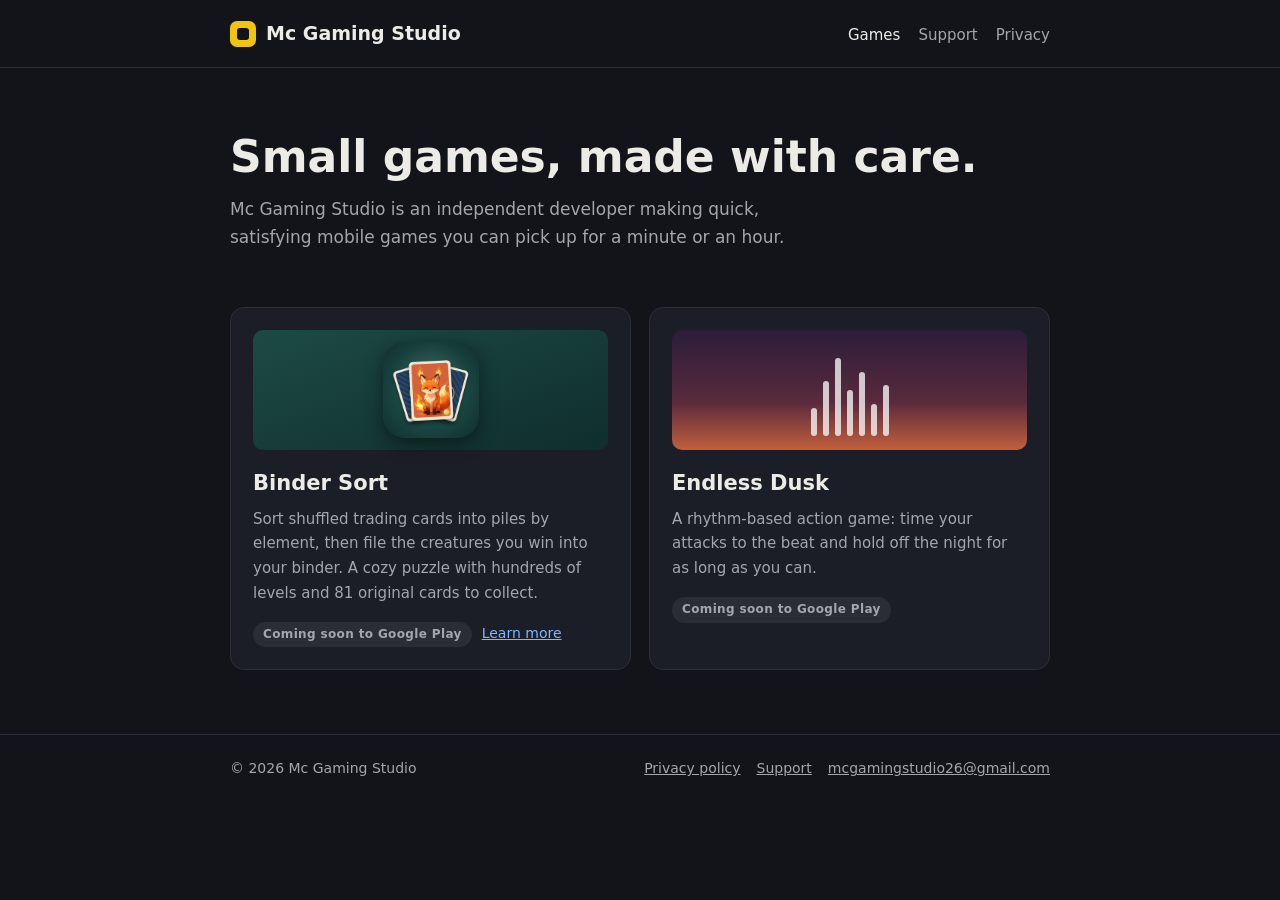
<file: index.html>
<!doctype html>
<html lang="en">
<head>
<meta charset="utf-8">
<meta name="viewport" content="width=device-width, initial-scale=1">
<title>Mc Gaming Studio — indie mobile games</title>
<meta name="description" content="Mc Gaming Studio makes small, satisfying mobile games.">
<link rel="icon" href="data:image/svg+xml,%3Csvg xmlns='http://www.w3.org/2000/svg' viewBox='0 0 16 16'%3E%3Crect width='16' height='16' rx='4' fill='%23f1c40f'/%3E%3Crect x='4' y='4' width='8' height='8' rx='2' fill='%2312141a'/%3E%3C/svg%3E">
<link rel="stylesheet" href="style.css">
</head>
<body>
<header><div class="wrap"><a class="brand" href="./"><span class="mark"></span>Mc Gaming Studio</a><nav><a href="./" aria-current="page">Games</a><a href="support.html">Support</a><a href="privacy.html">Privacy</a></nav></div></header>
<main class="wrap">
  <section class="hero">
    <h1>Small games, made with care.</h1>
    <p>Mc Gaming Studio is an independent developer making quick, satisfying mobile games you can pick up for a minute or an hour.</p>
  </section>
  <section class="games" aria-label="Games">
    <article class="game">
      <div class="art art-icon"><img src="games/binder-sort/icon-256.png" alt="Binder Sort app icon" width="96" height="96"></div>
      <h2><a href="binder-sort.html" style="color:inherit;text-decoration:none">Binder Sort</a></h2>
      <p>Sort shuffled trading cards into piles by element, then file the creatures you win into your binder. A cozy puzzle with hundreds of levels and 81 original cards to collect.</p>
      <span class="tag">Coming soon to Google Play</span><a class="more" href="binder-sort.html">Learn more</a>
    </article>
    <article class="game">
      <div class="art art-dusk" aria-hidden="true">
        <span style="height:30%"></span><span style="height:60%"></span><span style="height:85%"></span><span style="height:50%"></span><span style="height:70%"></span><span style="height:35%"></span><span style="height:55%"></span>
      </div>
      <h2>Endless Dusk</h2>
      <p>A rhythm-based action game: time your attacks to the beat and hold off the night for as long as you can.</p>
      <span class="tag">Coming soon to Google Play</span>
    </article>
  </section>
</main>
<footer><div class="wrap"><span>&copy; 2026 Mc Gaming Studio</span><span><a href="privacy.html">Privacy policy</a><a href="support.html">Support</a><a href="mailto:mcgamingstudio26@gmail.com">mcgamingstudio26@gmail.com</a></span></div></footer>
</body></html>
</file>
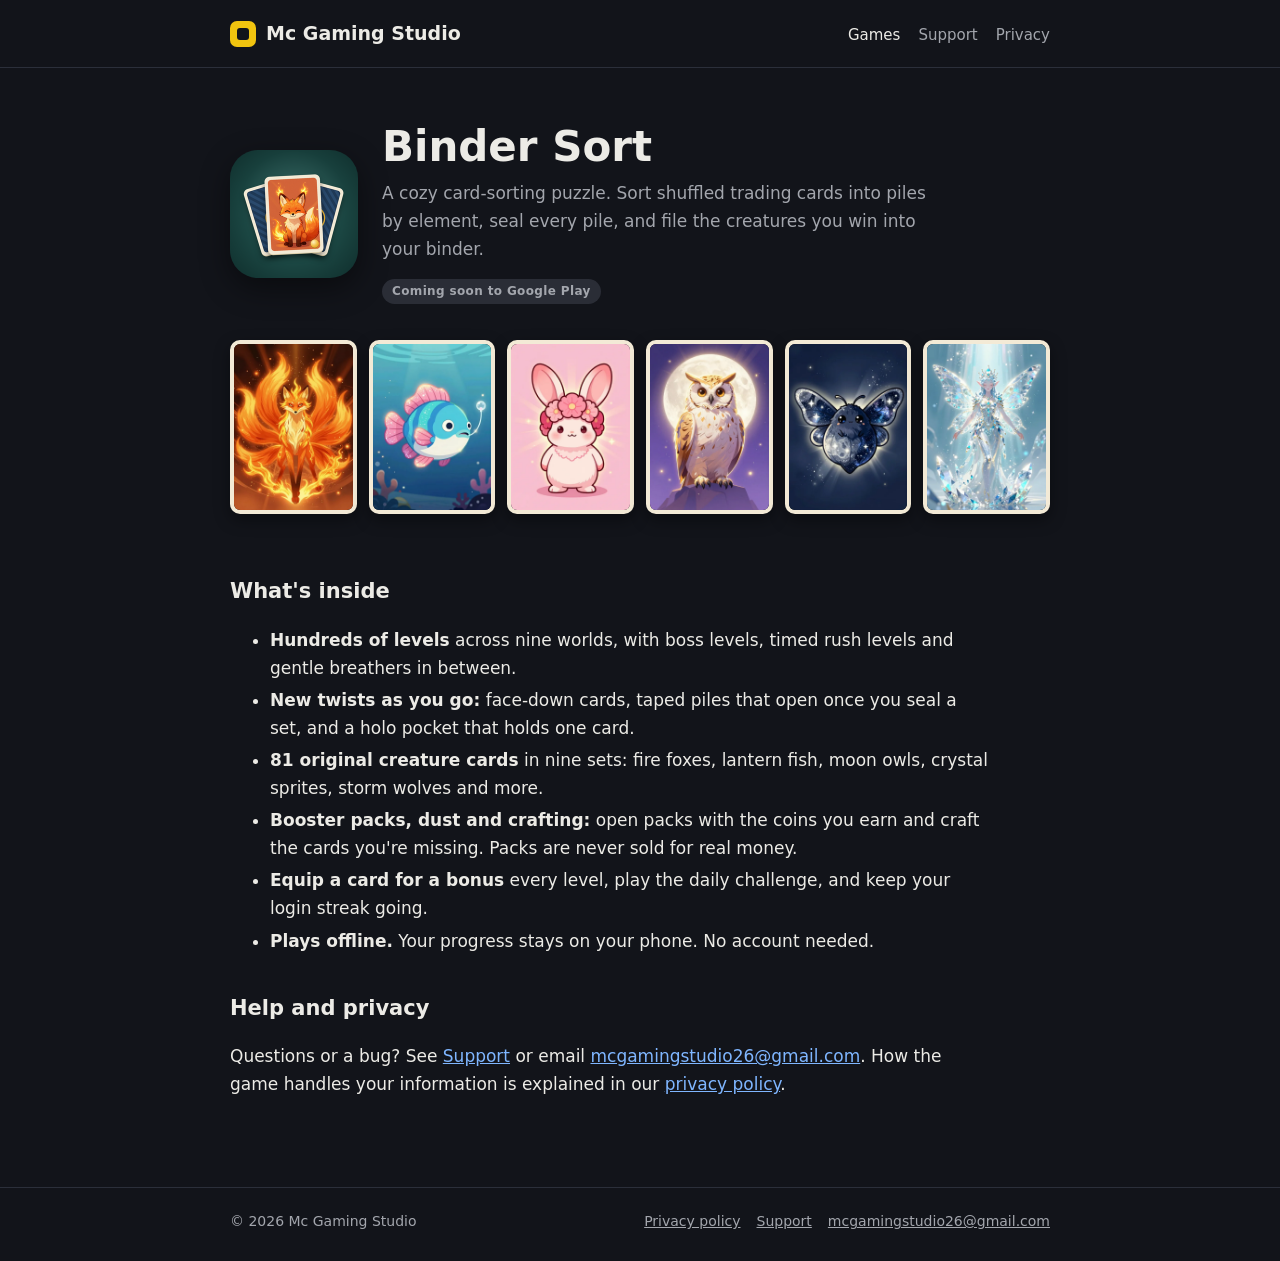
<file: binder-sort.html>
<!doctype html>
<html lang="en">
<head>
<meta charset="utf-8">
<meta name="viewport" content="width=device-width, initial-scale=1">
<title>Binder Sort — Mc Gaming Studio</title>
<meta name="description" content="Binder Sort: a cozy card-sorting puzzle. Sort shuffled trading cards by element, collect 81 original creature cards and fill your binder.">
<meta property="og:title" content="Binder Sort">
<meta property="og:description" content="A cozy card-sorting puzzle with 81 original creature cards to collect.">
<meta property="og:image" content="https://pumbata.github.io/Mc-Gaming-Studio/games/binder-sort/icon-256.png">
<link rel="icon" href="games/binder-sort/icon-256.png">
<link rel="stylesheet" href="style.css">
</head>
<body>
<header><div class="wrap"><a class="brand" href="./"><span class="mark"></span>Mc Gaming Studio</a><nav><a href="./" aria-current="page">Games</a><a href="support.html">Support</a><a href="privacy.html">Privacy</a></nav></div></header>
<main class="wrap">
  <section class="app-hero">
    <img class="app-icon" src="games/binder-sort/icon-256.png" alt="Binder Sort app icon" width="128" height="128">
    <div>
      <h1>Binder Sort</h1>
      <p>A cozy card-sorting puzzle. Sort shuffled trading cards into piles by element, seal every pile, and file the creatures you win into your binder.</p>
      <span class="tag">Coming soon to Google Play</span>
    </div>
  </section>

  <section class="card-row" aria-label="Some of the cards">
    <img src="games/binder-sort/ember-09.webp" alt="Inferno Spirit, a nine-tailed fire fox (holo card)" loading="lazy" width="512" height="716">
    <img src="games/binder-sort/tide-04.webp" alt="Coral Shine, a round lantern fish" loading="lazy" width="512" height="716">
    <img src="games/binder-sort/petal-02.webp" alt="Bloom Ear, a bunny with flower ears" loading="lazy" width="512" height="716">
    <img src="games/binder-sort/moon-09.webp" alt="Lunar Spirit, a regal moon owl (holo card)" loading="lazy" width="512" height="716">
    <img src="games/binder-sort/starm-04.webp" alt="Galaxy Shell, a chibi star moth" loading="lazy" width="512" height="716">
    <img src="games/binder-sort/crystal-09.webp" alt="Frost Queen, a crystal fairy queen (holo card)" loading="lazy" width="512" height="716">
  </section>

  <section class="doc feature-list">
    <h2>What's inside</h2>
    <ul>
      <li><strong>Hundreds of levels</strong> across nine worlds, with boss levels, timed rush levels and gentle breathers in between.</li>
      <li><strong>New twists as you go:</strong> face-down cards, taped piles that open once you seal a set, and a holo pocket that holds one card.</li>
      <li><strong>81 original creature cards</strong> in nine sets: fire foxes, lantern fish, moon owls, crystal sprites, storm wolves and more.</li>
      <li><strong>Booster packs, dust and crafting:</strong> open packs with the coins you earn and craft the cards you're missing. Packs are never sold for real money.</li>
      <li><strong>Equip a card for a bonus</strong> every level, play the daily challenge, and keep your login streak going.</li>
      <li><strong>Plays offline.</strong> Your progress stays on your phone. No account needed.</li>
    </ul>
    <h2>Help and privacy</h2>
    <p>Questions or a bug? See <a href="support.html">Support</a> or email <a href="mailto:mcgamingstudio26@gmail.com">mcgamingstudio26@gmail.com</a>. How the game handles your information is explained in our <a href="privacy.html">privacy policy</a>.</p>
  </section>
</main>
<footer><div class="wrap"><span>&copy; 2026 Mc Gaming Studio</span><span><a href="privacy.html">Privacy policy</a><a href="support.html">Support</a><a href="mailto:mcgamingstudio26@gmail.com">mcgamingstudio26@gmail.com</a></span></div></footer>
</body></html>
</file>
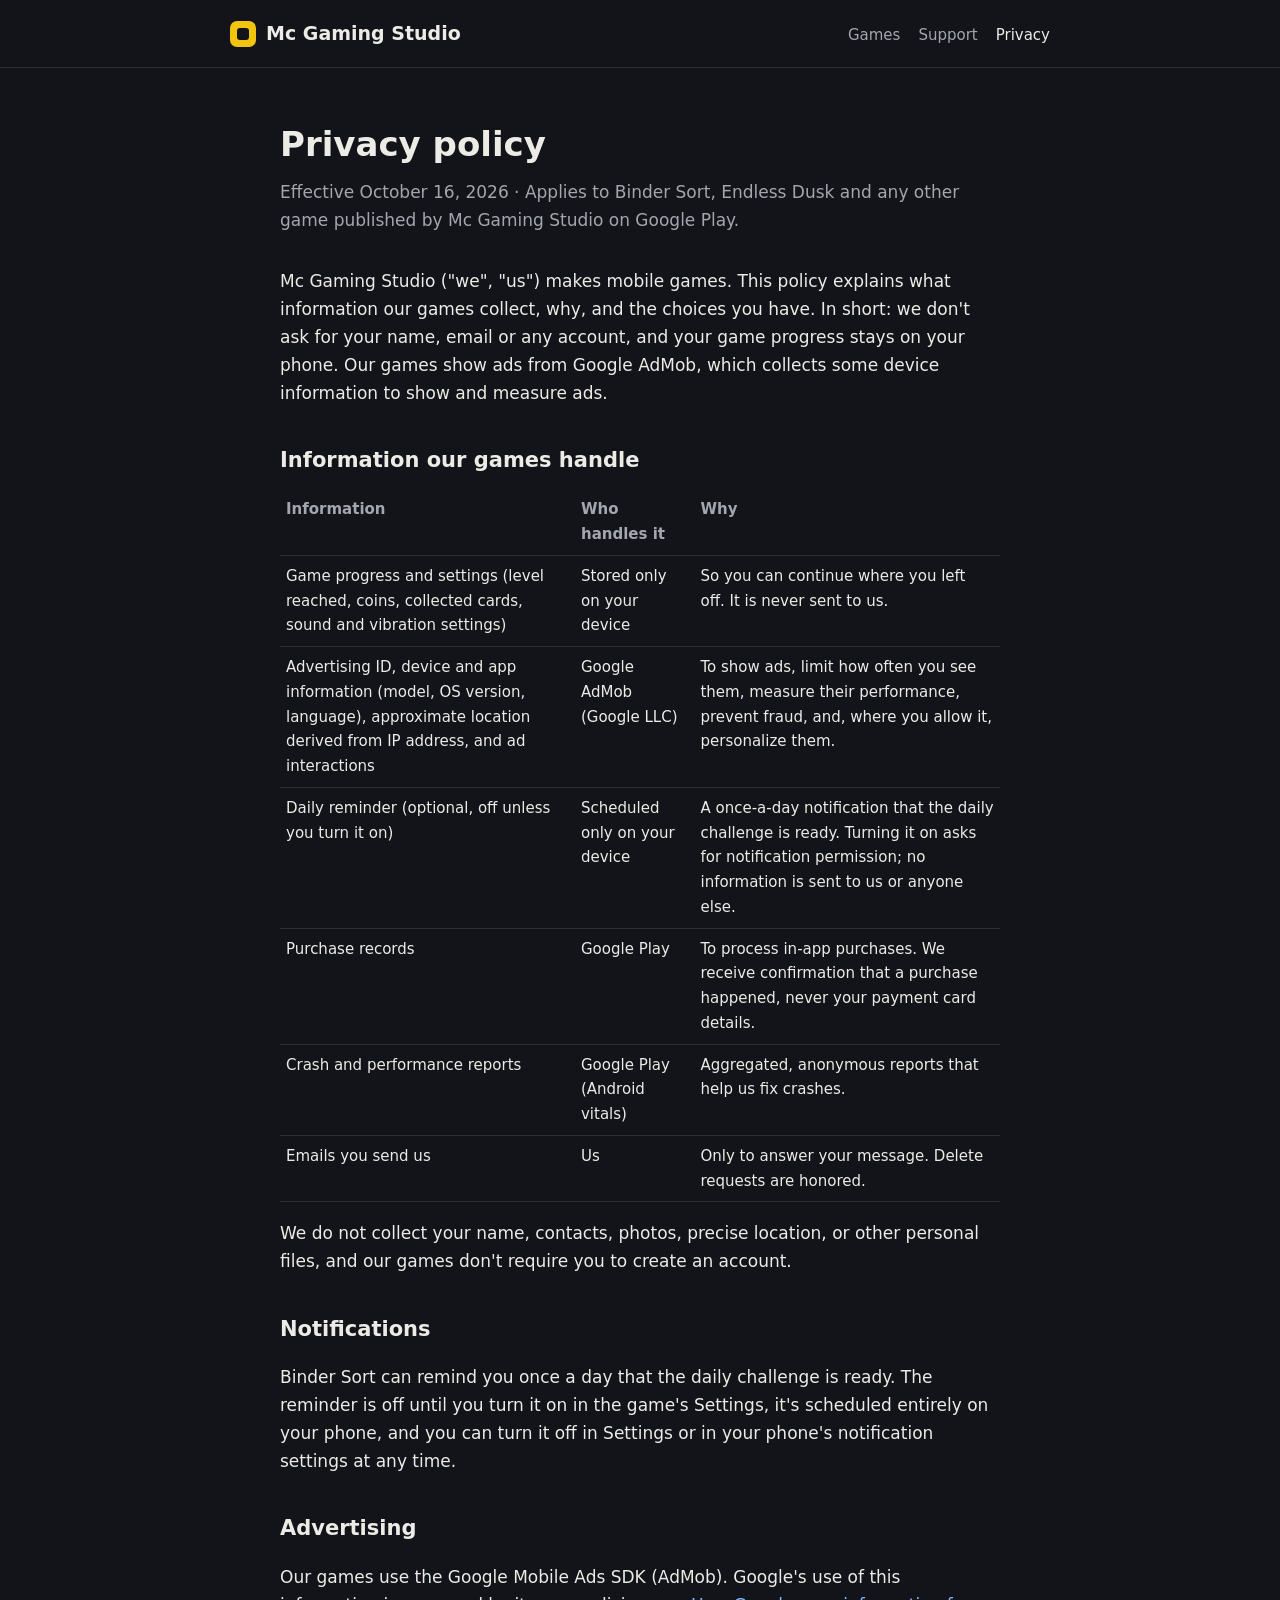
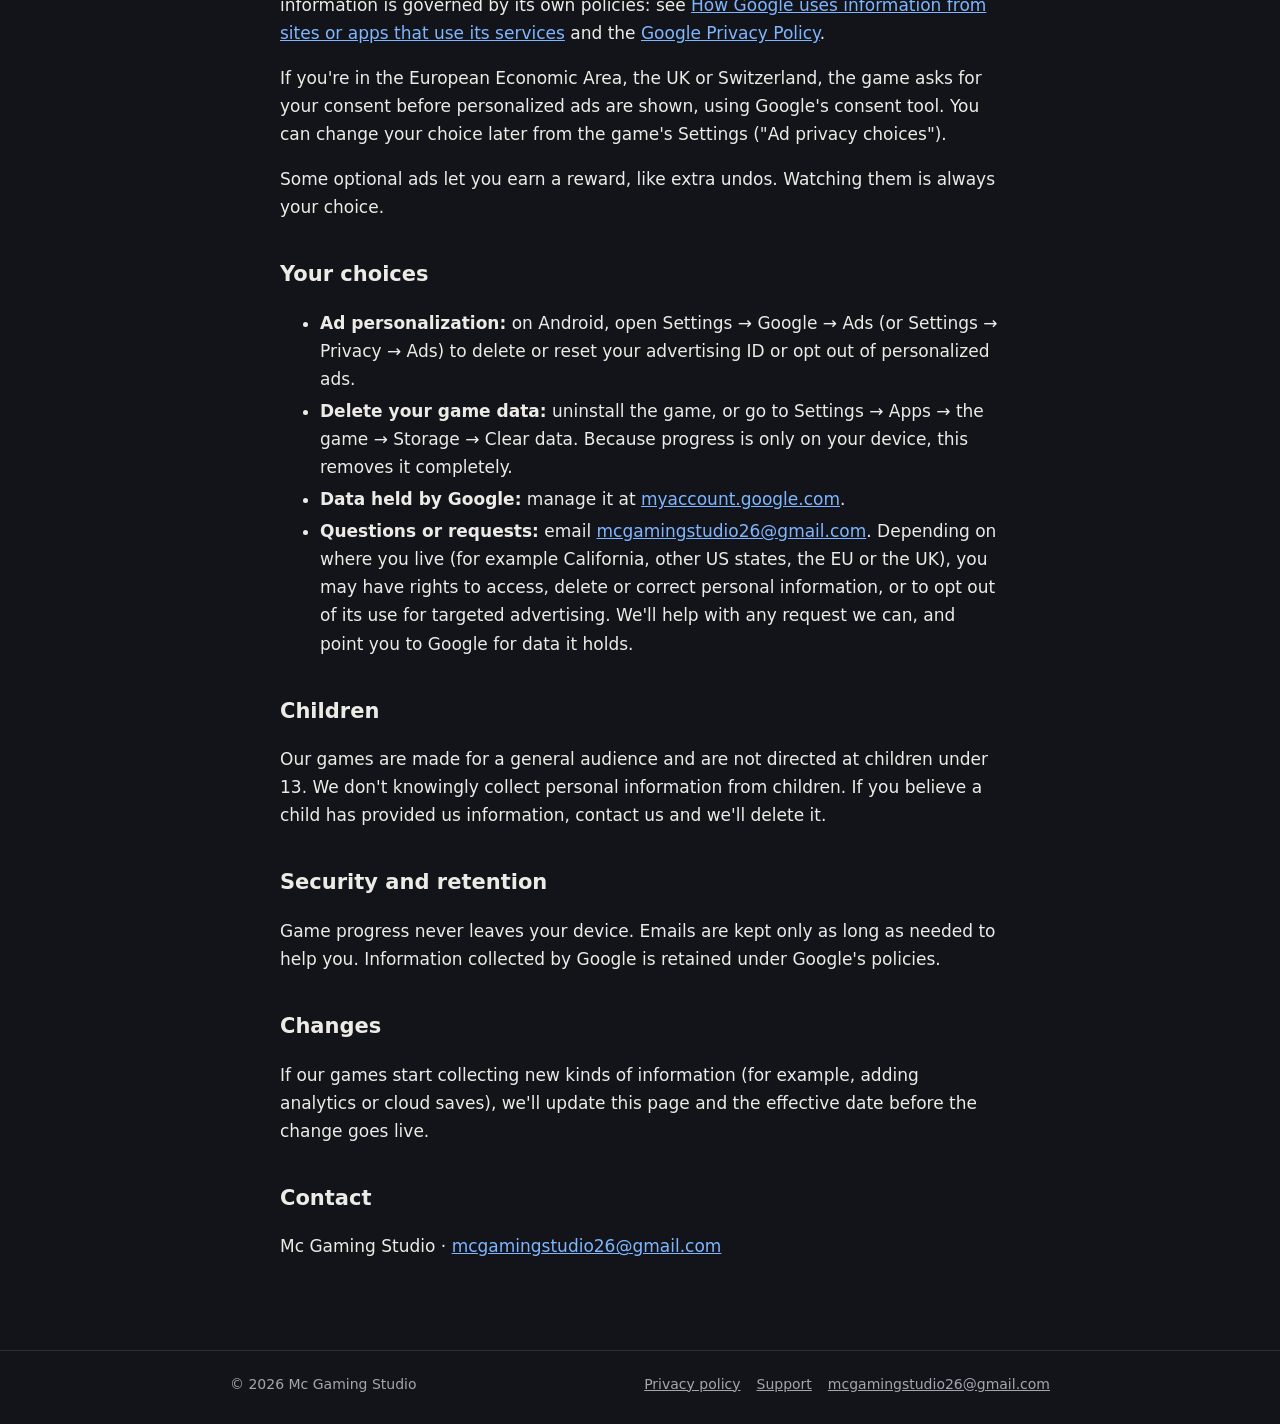
<file: privacy.html>
<!doctype html>
<html lang="en">
<head>
<meta charset="utf-8">
<meta name="viewport" content="width=device-width, initial-scale=1">
<title>Privacy policy — Mc Gaming Studio</title>
<meta name="description" content="How Mc Gaming Studio games handle your information.">
<link rel="icon" href="data:image/svg+xml,%3Csvg xmlns='http://www.w3.org/2000/svg' viewBox='0 0 16 16'%3E%3Crect width='16' height='16' rx='4' fill='%23f1c40f'/%3E%3Crect x='4' y='4' width='8' height='8' rx='2' fill='%2312141a'/%3E%3C/svg%3E">
<link rel="stylesheet" href="style.css">
</head>
<body>
<header><div class="wrap"><a class="brand" href="./"><span class="mark"></span>Mc Gaming Studio</a><nav><a href="./">Games</a><a href="support.html">Support</a><a href="privacy.html" aria-current="page">Privacy</a></nav></div></header>
<main class="wrap doc">
  <h1>Privacy policy</h1>
  <p class="meta">Effective October 16, 2026 · Applies to Binder Sort, Endless Dusk and any other game published by Mc Gaming Studio on Google Play.</p>

  <p>Mc Gaming Studio ("we", "us") makes mobile games. This policy explains what information our games collect, why, and the choices you have. In short: we don't ask for your name, email or any account, and your game progress stays on your phone. Our games show ads from Google AdMob, which collects some device information to show and measure ads.</p>

  <h2>Information our games handle</h2>
  <table>
    <thead><tr><th>Information</th><th>Who handles it</th><th>Why</th></tr></thead>
    <tbody>
      <tr><td>Game progress and settings (level reached, coins, collected cards, sound and vibration settings)</td><td>Stored only on your device</td><td>So you can continue where you left off. It is never sent to us.</td></tr>
      <tr><td>Advertising ID, device and app information (model, OS version, language), approximate location derived from IP address, and ad interactions</td><td>Google AdMob (Google LLC)</td><td>To show ads, limit how often you see them, measure their performance, prevent fraud, and, where you allow it, personalize them.</td></tr>
      <tr><td>Daily reminder (optional, off unless you turn it on)</td><td>Scheduled only on your device</td><td>A once-a-day notification that the daily challenge is ready. Turning it on asks for notification permission; no information is sent to us or anyone else.</td></tr>
      <tr><td>Purchase records</td><td>Google Play</td><td>To process in-app purchases. We receive confirmation that a purchase happened, never your payment card details.</td></tr>
      <tr><td>Crash and performance reports</td><td>Google Play (Android vitals)</td><td>Aggregated, anonymous reports that help us fix crashes.</td></tr>
      <tr><td>Emails you send us</td><td>Us</td><td>Only to answer your message. Delete requests are honored.</td></tr>
    </tbody>
  </table>
  <p>We do not collect your name, contacts, photos, precise location, or other personal files, and our games don't require you to create an account.</p>

  <h2>Notifications</h2>
  <p>Binder Sort can remind you once a day that the daily challenge is ready. The reminder is off until you turn it on in the game's Settings, it's scheduled entirely on your phone, and you can turn it off in Settings or in your phone's notification settings at any time.</p>

  <h2>Advertising</h2>
  <p>Our games use the Google Mobile Ads SDK (AdMob). Google's use of this information is governed by its own policies: see <a href="https://policies.google.com/technologies/partner-sites">How Google uses information from sites or apps that use its services</a> and the <a href="https://policies.google.com/privacy">Google Privacy Policy</a>.</p>
  <p>If you're in the European Economic Area, the UK or Switzerland, the game asks for your consent before personalized ads are shown, using Google's consent tool. You can change your choice later from the game's Settings ("Ad privacy choices").</p>
  <p>Some optional ads let you earn a reward, like extra undos. Watching them is always your choice.</p>

  <h2 id="your-choices">Your choices</h2>
  <ul>
    <li><strong>Ad personalization:</strong> on Android, open Settings → Google → Ads (or Settings → Privacy → Ads) to delete or reset your advertising ID or opt out of personalized ads.</li>
    <li><strong>Delete your game data:</strong> uninstall the game, or go to Settings → Apps → the game → Storage → Clear data. Because progress is only on your device, this removes it completely.</li>
    <li><strong>Data held by Google:</strong> manage it at <a href="https://myaccount.google.com/data-and-privacy">myaccount.google.com</a>.</li>
    <li><strong>Questions or requests:</strong> email <a href="mailto:mcgamingstudio26@gmail.com">mcgamingstudio26@gmail.com</a>. Depending on where you live (for example California, other US states, the EU or the UK), you may have rights to access, delete or correct personal information, or to opt out of its use for targeted advertising. We'll help with any request we can, and point you to Google for data it holds.</li>
  </ul>

  <h2>Children</h2>
  <p>Our games are made for a general audience and are not directed at children under 13. We don't knowingly collect personal information from children. If you believe a child has provided us information, contact us and we'll delete it.</p>

  <h2>Security and retention</h2>
  <p>Game progress never leaves your device. Emails are kept only as long as needed to help you. Information collected by Google is retained under Google's policies.</p>

  <h2>Changes</h2>
  <p>If our games start collecting new kinds of information (for example, adding analytics or cloud saves), we'll update this page and the effective date before the change goes live.</p>

  <h2>Contact</h2>
  <p>Mc Gaming Studio · <a href="mailto:mcgamingstudio26@gmail.com">mcgamingstudio26@gmail.com</a></p>
</main>
<footer><div class="wrap"><span>&copy; 2026 Mc Gaming Studio</span><span><a href="privacy.html">Privacy policy</a><a href="support.html">Support</a><a href="mailto:mcgamingstudio26@gmail.com">mcgamingstudio26@gmail.com</a></span></div></footer>
</body></html>
</file>
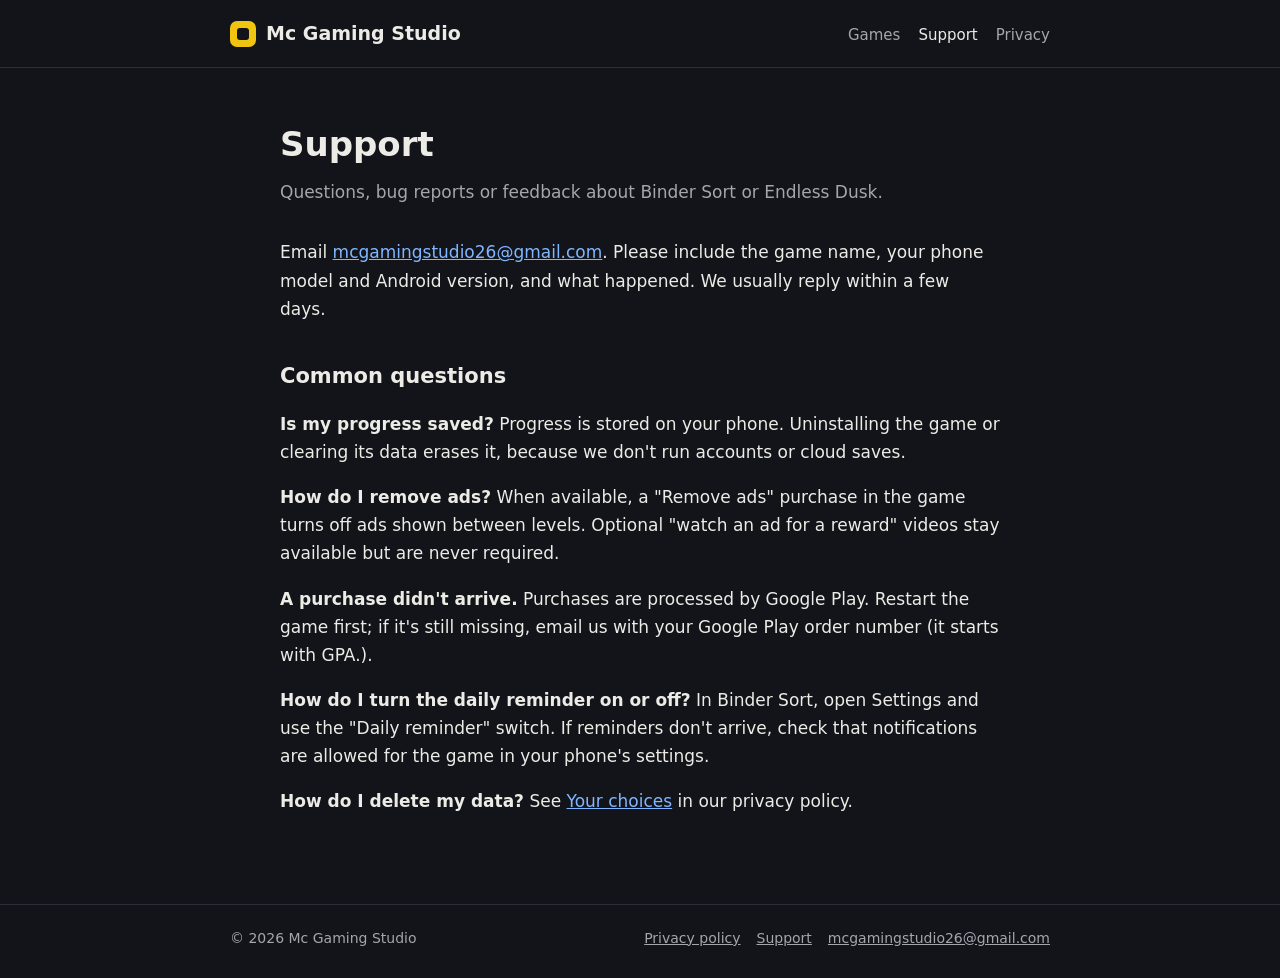
<file: support.html>
<!doctype html>
<html lang="en">
<head>
<meta charset="utf-8">
<meta name="viewport" content="width=device-width, initial-scale=1">
<title>Support — Mc Gaming Studio</title>
<meta name="description" content="Get help with Mc Gaming Studio games.">
<link rel="icon" href="data:image/svg+xml,%3Csvg xmlns='http://www.w3.org/2000/svg' viewBox='0 0 16 16'%3E%3Crect width='16' height='16' rx='4' fill='%23f1c40f'/%3E%3Crect x='4' y='4' width='8' height='8' rx='2' fill='%2312141a'/%3E%3C/svg%3E">
<link rel="stylesheet" href="style.css">
</head>
<body>
<header><div class="wrap"><a class="brand" href="./"><span class="mark"></span>Mc Gaming Studio</a><nav><a href="./">Games</a><a href="support.html" aria-current="page">Support</a><a href="privacy.html">Privacy</a></nav></div></header>
<main class="wrap doc">
  <h1>Support</h1>
  <p class="meta">Questions, bug reports or feedback about Binder Sort or Endless Dusk.</p>
  <p>Email <a href="mailto:mcgamingstudio26@gmail.com">mcgamingstudio26@gmail.com</a>. Please include the game name, your phone model and Android version, and what happened. We usually reply within a few days.</p>
  <h2>Common questions</h2>
  <p><strong>Is my progress saved?</strong> Progress is stored on your phone. Uninstalling the game or clearing its data erases it, because we don't run accounts or cloud saves.</p>
  <p><strong>How do I remove ads?</strong> When available, a "Remove ads" purchase in the game turns off ads shown between levels. Optional "watch an ad for a reward" videos stay available but are never required.</p>
  <p><strong>A purchase didn't arrive.</strong> Purchases are processed by Google Play. Restart the game first; if it's still missing, email us with your Google Play order number (it starts with GPA.).</p>
  <p><strong>How do I turn the daily reminder on or off?</strong> In Binder Sort, open Settings and use the "Daily reminder" switch. If reminders don't arrive, check that notifications are allowed for the game in your phone's settings.</p>
  <p><strong>How do I delete my data?</strong> See <a href="privacy.html#your-choices">Your choices</a> in our privacy policy.</p>
</main>
<footer><div class="wrap"><span>&copy; 2026 Mc Gaming Studio</span><span><a href="privacy.html">Privacy policy</a><a href="support.html">Support</a><a href="mailto:mcgamingstudio26@gmail.com">mcgamingstudio26@gmail.com</a></span></div></footer>
</body></html>
</file>
<file: style.css>
:root {
  --bg: #12141a;
  --panel: #1b1e26;
  --line: #2b2f3a;
  --text: #ecebe6;
  --muted: #a3a6ad;
  --accent: #f1c40f;
  --link: #7fb6ff;
  --radius: 14px;
}
* { box-sizing: border-box; }
html, body { margin: 0; background: var(--bg); color: var(--text); font: 17px/1.65 system-ui, -apple-system, 'Segoe UI', Roboto, sans-serif; }
a { color: var(--link); }
.wrap { max-width: 860px; margin: 0 auto; padding: 0 20px; }
header { border-bottom: 1px solid var(--line); }
header .wrap { display: flex; align-items: center; justify-content: space-between; gap: 16px; padding-top: 18px; padding-bottom: 18px; flex-wrap: wrap; }
.brand { font-weight: 700; font-size: 19px; color: var(--text); text-decoration: none; display: flex; align-items: center; gap: 10px; }
.brand .mark { width: 26px; height: 26px; border-radius: 7px; background: var(--accent); display: inline-block; position: relative; }
.brand .mark::after { content: ''; position: absolute; inset: 7px; border-radius: 3px; background: var(--bg); }
nav a { color: var(--muted); text-decoration: none; margin-left: 18px; font-size: 15px; }
nav a:hover, nav a[aria-current] { color: var(--text); }
.hero { padding: 64px 0 32px; }
.hero h1 { font-size: clamp(30px, 5vw, 44px); line-height: 1.15; margin: 0 0 12px; }
.hero p { color: var(--muted); margin: 0; max-width: 560px; }
.games { display: grid; grid-template-columns: repeat(auto-fit, minmax(260px, 1fr)); gap: 18px; padding: 24px 0 64px; }
.game { background: var(--panel); border: 1px solid var(--line); border-radius: var(--radius); padding: 22px; }
.game .art { height: 120px; border-radius: 10px; margin-bottom: 16px; display: flex; align-items: flex-end; gap: 6px; padding: 14px; }
.game h2 { margin: 0 0 6px; font-size: 21px; }
.game p { margin: 0 0 12px; color: var(--muted); font-size: 15px; }
.tag { display: inline-block; font-size: 12px; font-weight: 600; letter-spacing: .03em; padding: 3px 10px; border-radius: 99px; background: #2a2d36; color: var(--muted); }
.art-sort { background: #1f2430; }
.art-sort span { flex: 1; border-radius: 6px; }
.art-dusk { background: linear-gradient(180deg, #2b1d3a, #5a2a3c 60%, #c2603d); align-items: center; justify-content: center; }
.art-dusk span { width: 6px; border-radius: 3px; background: rgba(255,255,255,.75); }
.doc { padding-top: 48px; padding-bottom: 72px; max-width: 760px; }
.doc h1 { font-size: 34px; margin: 0 0 6px; }
.doc .meta { color: var(--muted); margin: 0 0 32px; }
.doc h2 { font-size: 21px; margin: 36px 0 8px; }
.doc li { margin: 4px 0; }
.doc table { width: 100%; border-collapse: collapse; font-size: 15px; margin: 12px 0; }
.doc th, .doc td { text-align: left; border-bottom: 1px solid var(--line); padding: 8px 6px; vertical-align: top; }
.doc th { color: var(--muted); font-weight: 600; }
footer { border-top: 1px solid var(--line); color: var(--muted); font-size: 14px; }
footer .wrap { padding-top: 22px; padding-bottom: 28px; display: flex; justify-content: space-between; gap: 12px; flex-wrap: wrap; }
footer a { color: var(--muted); margin-left: 16px; }
@media (max-width: 520px) { nav a { margin: 0 14px 0 0; } }
.app-hero { display: flex; gap: 24px; align-items: center; padding: 56px 0 24px; flex-wrap: wrap; }
.app-hero h1 { font-size: clamp(30px, 5vw, 42px); line-height: 1.1; margin: 0 0 8px; }
.app-hero p { color: var(--muted); margin: 0 0 12px; max-width: 560px; }
.app-icon { width: 128px; height: 128px; border-radius: 28px; box-shadow: 0 10px 30px rgba(0,0,0,.45); flex: none; }
.card-row { display: grid; grid-template-columns: repeat(6, 1fr); gap: 12px; padding: 12px 0 8px; }
.card-row img { width: 100%; height: auto; border-radius: 10px; border: 4px solid #f3ead6; box-shadow: 0 6px 16px rgba(0,0,0,.4); }
@media (max-width: 640px) { .card-row { grid-template-columns: repeat(3, 1fr); } }
.feature-list { padding-top: 16px; }
.game .art-icon { background: linear-gradient(160deg, #1d4a46, #0f2e2c); align-items: center; justify-content: center; }
.game .art-icon img { width: 96px; height: 96px; border-radius: 22px; box-shadow: 0 6px 18px rgba(0,0,0,.45); }
.game a.more { font-size: 14px; margin-left: 10px; }
</file>
